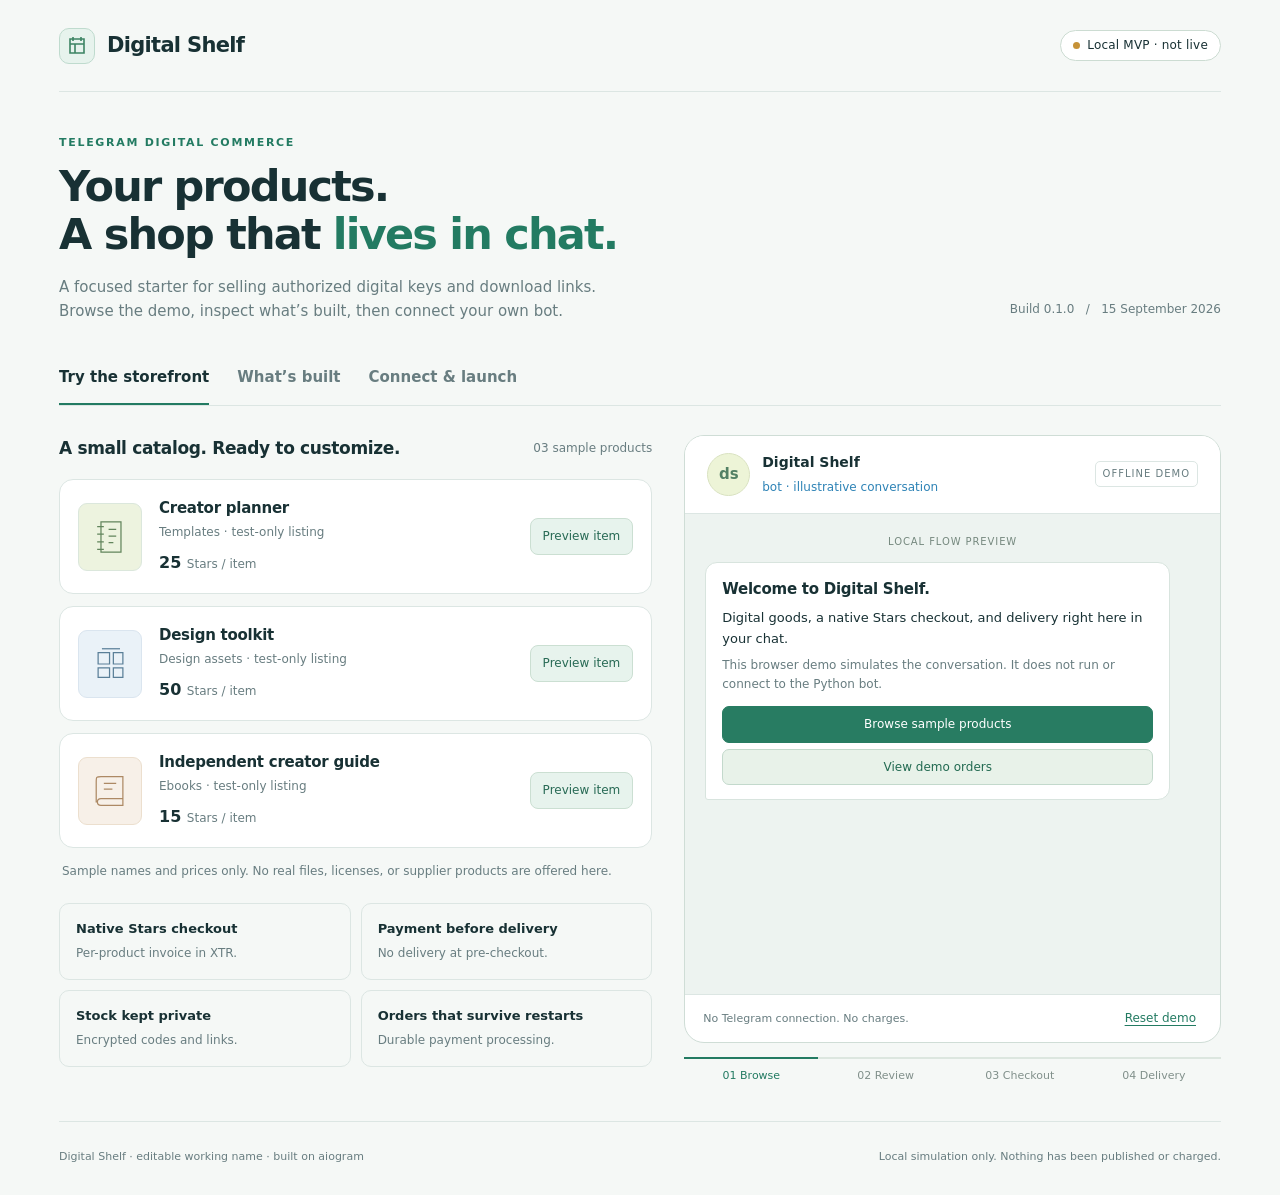
<file: preview/shop-preview.html>
<!DOCTYPE html>
<html lang="en">
<head>
<meta charset="utf-8">
<meta name="viewport" content="width=device-width,initial-scale=1">
<meta name="color-scheme" content="light">
<meta http-equiv="Content-Security-Policy" content="default-src 'none'; style-src 'unsafe-inline'; script-src 'unsafe-inline'; img-src data:; connect-src 'none'; base-uri 'none'; form-action 'none'">
<title>Digital Shelf — Telegram shop starter</title>
<style>
:root{--ink:#183134;--muted:#687d80;--line:#dce6e3;--paper:#f5f8f6;--green:#237b62;--soft:#e7f3ed;--blue:#2e83b6;--lemon:#f1f6ca}*{box-sizing:border-box}body{margin:0;background:var(--paper);color:var(--ink);font:15px/1.6 system-ui,-apple-system,BlinkMacSystemFont,"Segoe UI",sans-serif}button,a,input{font:inherit}button{cursor:pointer}button:focus-visible,a:focus-visible,input:focus-visible{outline:3px solid #64a9cc;outline-offset:4px}button:disabled{cursor:not-allowed;opacity:.48}a{color:#176e77;text-underline-offset:3px}.wrap{max-width:1230px;margin:auto;padding:0 34px}header{height:92px;display:flex;align-items:center;justify-content:space-between;border-bottom:1px solid var(--line);gap:20px}.brand{display:flex;align-items:center;gap:12px;font-size:21px;font-weight:680;letter-spacing:-.7px}.mark{width:36px;height:36px;border-radius:10px;background:var(--soft);border:1px solid #bfdbce;display:grid;place-items:center}.mark svg{width:24px;height:24px}.badge{font-size:12px;border:1px solid #ccdcd2;background:white;border-radius:30px;padding:5px 12px;letter-spacing:.2px}.badge .dot{display:inline-block;width:7px;height:7px;border-radius:50%;background:#c69237;margin-right:7px}.hero{padding:42px 0 30px;display:flex;justify-content:space-between;align-items:flex-end;gap:32px}.eyebrow{font-size:11px;font-weight:650;letter-spacing:1.7px;text-transform:uppercase;color:var(--green);margin:0 0 10px}h1{font-size:43px;letter-spacing:-1.8px;line-height:1.12;max-width:680px;font-weight:650;margin:0 0 17px}h1 span{color:var(--green)}.lead{max-width:570px;color:var(--muted);margin:0;font-size:15px}.version{font-size:12px;color:var(--muted);white-space:nowrap;padding-bottom:4px}.tabs{display:flex;gap:28px;border-bottom:1px solid var(--line);margin-bottom:29px}.tabs button{border:0;background:transparent;color:var(--muted);padding:12px 0 14px;border-bottom:2px solid transparent;font-weight:550}.tabs button[aria-selected="true"]{color:var(--ink);border-bottom-color:var(--green)}.panel[hidden]{display:none}.demo-layout{display:grid;grid-template-columns:minmax(0,1.05fr) minmax(370px,.95fr);gap:32px;align-items:start}.section-title{display:flex;justify-content:space-between;align-items:center;margin-bottom:17px}.section-title h2{font-size:17px;letter-spacing:-.35px;margin:0}.small{font-size:12px;color:var(--muted)}.products{display:grid;gap:12px}.product{display:grid;grid-template-columns:64px 1fr auto;gap:17px;align-items:center;border:1px solid var(--line);border-radius:14px;background:white;padding:18px}.icon{width:64px;height:68px;border:1px solid #dbe7dc;border-radius:9px;position:relative;display:flex;align-items:center;justify-content:center;background:#edf3df}.icon svg{width:35px;height:40px;stroke:#62855c;fill:none;stroke-width:1.3}.icon.blue{background:#eaf2f8;border-color:#dae5ef}.icon.blue svg{stroke:#5a7f98}.icon.sand{background:#f7f0e8;border-color:#ecdfce}.icon.sand svg{stroke:#ad8964}.product h3{font-size:15px;line-height:1.35;margin:0 0 5px;font-weight:650;letter-spacing:-.25px}.product p{margin:0;color:var(--muted);font-size:12px}.product .price{font-size:16px;font-weight:650;color:var(--ink);margin-top:7px}.product .price span{font-weight:450;color:var(--muted);font-size:12px}.select{background:var(--soft);color:#286a55;border:1px solid #cbdfd2;border-radius:8px;font-size:12px;padding:8px 12px}.select:hover{background:#dceee2}.mini-note{font-size:12px;margin:14px 3px 22px;color:var(--muted)}.features{display:grid;grid-template-columns:1fr 1fr;gap:10px;margin-top:8px}.feature{padding:15px 16px;border:1px solid var(--line);border-radius:10px}.feature strong{display:block;font-size:13px;font-weight:600}.feature span{font-size:12px;color:var(--muted)}.phone{border:1px solid #cfddd6;border-radius:20px;background:white;overflow:hidden}.phone-header{height:78px;padding:16px 22px;display:flex;gap:12px;align-items:center;background:#fff;border-bottom:1px solid var(--line)}.avatar{width:43px;height:43px;border-radius:50%;background:#edf4d7;border:1px solid #d9e2c1;display:grid;place-items:center;font-weight:700;color:#528064}.phone-header strong{font-size:14px;display:block}.phone-header span{font-size:12px;color:var(--blue)}.sim-tag{margin-left:auto;font-size:10px!important;letter-spacing:1px;color:var(--muted)!important;border:1px solid var(--line);padding:4px 7px;border-radius:5px}.chat{background:#edf3f0;min-height:480px;max-height:550px;overflow-y:auto;padding:20px;display:flex;flex-direction:column;gap:12px}.date{color:#75887e;font-size:10px;text-align:center;letter-spacing:.9px}.bubble{max-width:94%;padding:14px 16px;border:1px solid #d8e4de;border-radius:12px 12px 12px 3px;background:#fff;font-size:13px;line-height:1.6;overflow-wrap:anywhere}.bubble h3{font-size:15px;margin:0 0 7px;letter-spacing:-.25px}.bubble p{margin:6px 0}.bubble .muted{color:var(--muted);font-size:12px}.bubble.user{align-self:flex-end;background:#e1edd6;border-color:#d2e1c6;border-radius:12px 12px 3px 12px;font-size:12px}.bubble .stars{font-size:21px;font-weight:650;letter-spacing:-.5px;margin:12px 0 9px;color:#267358}.chat-button{width:100%;padding:9px 12px;border:1px solid #c3d9cc;border-radius:7px;background:#e8f2e9;color:#226a51;font-size:12px;margin-top:6px;line-height:1.4}.chat-button.primary{background:#287c62;color:white;border-color:#287c62}.chat-button:hover{filter:brightness(.97)}.chat-button.secondary{background:white;border-color:var(--line);color:var(--muted)}.chat .terms-check{display:flex;align-items:flex-start;gap:8px;margin:10px 0;font-size:12px}.chat input{margin-top:4px;accent-color:var(--green)}.code{font:12px/1.6 ui-monospace,SFMono-Regular,Consolas,monospace;border:1px dashed #c9d7ca;padding:10px;background:#f5f8f0;border-radius:5px;word-break:break-all}.chat-footer{display:flex;align-items:center;justify-content:space-between;padding:13px 18px;border-top:1px solid var(--line);font-size:11px;color:var(--muted)}.text-button{background:transparent;border:0;color:var(--green);font-size:12px;text-decoration:underline;text-underline-offset:3px}.steps{display:flex;justify-content:space-between;margin-top:14px;font-size:11px;color:#81908b}.steps span{padding-top:8px;flex:1;border-top:2px solid #dce6df;text-align:center}.steps .active{border-color:var(--green);color:var(--green)}.info-grid{display:grid;grid-template-columns:1.2fr .8fr;gap:22px}.card{border:1px solid var(--line);border-radius:14px;background:white;padding:25px;margin-bottom:17px}.card h2{font-size:19px;letter-spacing:-.5px;margin:0 0 13px}.card h3{font-size:15px;margin:0 0 7px}.card p,.card li{font-size:14px;color:#526b69}.card ul,.card ol{padding-left:21px}.card li{margin:7px 0}.pill{display:inline-block;font-size:10px;letter-spacing:.5px;background:var(--soft);border:1px solid #d1e4d6;color:var(--green);padding:3px 8px;border-radius:5px;margin-bottom:14px}.pill.waiting{background:#faf2df;border-color:#eddfbf;color:#997e3d}.repo{border-top:1px solid var(--line);padding:18px 0}.repo:first-of-type{border-top:0}.repo:last-child{padding-bottom:0}.repo h3{display:flex;align-items:center;gap:10px;font-size:15px;margin:0}.repo p{font-size:13px;margin:7px 0 4px}.repo code{font-size:11px;color:var(--muted);overflow-wrap:anywhere}.status-list{display:grid;gap:9px;margin-top:16px}.status-row{display:flex;gap:12px;font-size:13px;align-items:flex-start}.check{height:19px;width:19px;flex-shrink:0;border-radius:50%;background:#e3efda;color:#548044;text-align:center;font-size:12px;font-weight:650}.pending{background:#faf0d7;color:#a88635}.code-block{font:12px/1.75 ui-monospace,Consolas,monospace;background:#f3f6f4;border:1px solid var(--line);border-radius:9px;padding:14px;overflow:auto;white-space:pre-wrap;word-break:break-word;color:#31544c}.notice{border:1px solid #e2e5c9;background:#f6f8e9;border-radius:10px;padding:15px 17px;font-size:13px;color:#627342;margin:16px 0}.setup-number{width:26px;height:26px;display:inline-grid;place-items:center;border:1px solid #ccdcd0;background:var(--soft);border-radius:7px;margin-right:8px;color:#4c795f;font-size:13px}.setup-item{margin-top:23px}.setup-item h3{margin-bottom:10px}.download{display:inline-flex;text-decoration:none;padding:10px 16px;border-radius:8px;background:var(--green);color:white;font-size:13px;font-weight:550;margin:9px 0}.metadata{display:flex;gap:20px;margin-top:21px;font-size:11px;color:var(--muted)}footer{padding:26px 0 30px;border-top:1px solid var(--line);margin-top:36px;display:flex;justify-content:space-between;color:var(--muted);font-size:11px;gap:15px}.metrics{display:flex;gap:30px;margin:15px 0 3px}.metrics strong{display:block;font-size:32px;letter-spacing:-1px;font-weight:600;color:#276a56}.metrics span{font-size:11px;color:var(--muted)}@media(max-width:850px){.wrap{padding:0 20px}h1{font-size:36px}.hero{padding:29px 0 24px}.version{display:none}.demo-layout,.info-grid{grid-template-columns:1fr}.phone{max-width:500px;width:100%;margin:auto}.features{margin-bottom:8px}.demo-layout{gap:24px}}@media(max-width:450px){.wrap{padding:0 14px}header{height:76px}.badge{font-size:10px;padding:4px 8px}.brand{font-size:18px}.product{grid-template-columns:49px 1fr;gap:12px;padding:15px}.icon{width:49px;height:58px}.select{grid-column:2;justify-self:start;margin-top:0}.features{gap:7px}.feature{padding:12px}.tabs{gap:23px;font-size:13px}.chat{padding:14px}.hero{padding:26px 0 22px}h1{font-size:33px}.card{padding:19px}footer{flex-direction:column;gap:3px}.metadata{gap:12px}.chat-footer{padding:12px}.sim-tag{display:none}}
</style>
</head>
<body>
<div class="wrap">
<header><div class="brand"><span class="mark" aria-hidden="true"><svg viewBox="0 0 24 24"><path d="M5 5h14v14H5zM5 10h14M10 10v9" fill="none" stroke="#3d8463" stroke-width="1.6"/><path d="M8 3v4m8-4v4" fill="none" stroke="#3d8463" stroke-width="1.6"/></svg></span>Digital Shelf</div><span class="badge"><span class="dot"></span>Local MVP · not live</span></header>
<section class="hero"><div><p class="eyebrow">Telegram digital commerce</p><h1>Your products.<br>A shop that <span>lives in chat.</span></h1><p class="lead">A focused starter for selling authorized digital keys and download links. Browse the demo, inspect what’s built, then connect your own bot.</p></div><div class="version">Build 0.1.0 &nbsp; / &nbsp; 15 September 2026</div></section>
<nav class="tabs" role="tablist" aria-label="Project views"><button id="tab-demo" role="tab" aria-selected="true" aria-controls="panel-demo" data-tab="demo">Try the storefront</button><button id="tab-build" role="tab" aria-selected="false" aria-controls="panel-build" data-tab="build">What’s built</button><button id="tab-setup" role="tab" aria-selected="false" aria-controls="panel-setup" data-tab="setup">Connect & launch</button></nav>
<main>
<section class="panel" id="panel-demo" role="tabpanel" aria-labelledby="tab-demo">
<div class="demo-layout"><div><div class="section-title"><h2>A small catalog. Ready to customize.</h2><span class="small">03 sample products</span></div>
<div class="products">
<article class="product"><div class="icon" aria-hidden="true"><svg viewBox="0 0 36 42"><path d="M8 5h21v32H8zM4 10h7m-7 8h7m-7 8h7m-7 8h7M16 13h8m-8 7h8m-8 7h5"/></svg></div><div><h3>Creator planner</h3><p>Templates · test-only listing</p><p class="price">25 <span>Stars / item</span></p></div><button class="select" data-product="0">Preview item</button></article>
<article class="product"><div class="icon blue" aria-hidden="true"><svg viewBox="0 0 36 42"><path d="M5 9h12v12H5zM21 9h10v12H21zM5 25h12v10H5zM21 25h10v10H21z"/><path d="M9 5h19"/></svg></div><div><h3>Design toolkit</h3><p>Design assets · test-only listing</p><p class="price">50 <span>Stars / item</span></p></div><button class="select" data-product="1">Preview item</button></article>
<article class="product"><div class="icon sand" aria-hidden="true"><svg viewBox="0 0 36 42"><path d="M8 6h23v30H8c-5 0-5-7 0-7h23M8 6c-5 0-5 0-5 6v21M11 13h13m-13 6h9"/></svg></div><div><h3>Independent creator guide</h3><p>Ebooks · test-only listing</p><p class="price">15 <span>Stars / item</span></p></div><button class="select" data-product="2">Preview item</button></article>
</div><p class="mini-note">Sample names and prices only. No real files, licenses, or supplier products are offered here.</p>
<div class="features"><div class="feature"><strong>Native Stars checkout</strong><span>Per-product invoice in XTR.</span></div><div class="feature"><strong>Payment before delivery</strong><span>No delivery at pre-checkout.</span></div><div class="feature"><strong>Stock kept private</strong><span>Encrypted codes and links.</span></div><div class="feature"><strong>Orders that survive restarts</strong><span>Durable payment processing.</span></div></div>
</div>
<div><div class="phone" aria-label="Interactive shop flow simulation"><div class="phone-header"><div class="avatar">ds</div><div><strong>Digital Shelf</strong><span>bot · illustrative conversation</span></div><span class="sim-tag">OFFLINE DEMO</span></div><div class="chat" id="chat" aria-live="polite"></div><div class="chat-footer"><span>No Telegram connection. No charges.</span><button class="text-button" id="reset">Reset demo</button></div></div><div class="steps" aria-label="Checkout progress"><span id="step-0" class="active">01 Browse</span><span id="step-1">02 Review</span><span id="step-2">03 Checkout</span><span id="step-3">04 Delivery</span></div></div></div>
</section>
<section class="panel" id="panel-build" role="tabpanel" aria-labelledby="tab-build" hidden>
<div class="info-grid"><div><div class="card"><span class="pill">Foundation selected</span><h2>Open-source plumbing. Focused shop logic.</h2><p>The app uses <strong>aiogram 3.31.0</strong>, an MIT-licensed Python framework. The shop logic is new; it is not a fork of either complete shop below. All three repositories were cloned for inspection, and unreviewed shop code was not executed.</p><div class="repo"><h3><a href="https://github.com/aiogram/aiogram" target="_blank" rel="noopener noreferrer">aiogram / aiogram</a></h3><p>Selected: async Telegram API, Stars invoices, native test-server support. Dependency pinned to the published release.</p><code>MIT · inspected commit 97cfe79 · 2026-08-26</code></div><div class="repo"><h3><a href="https://github.com/interlumpen/Telegram-shop" target="_blank" rel="noopener noreferrer">interlumpen / Telegram-shop</a></h3><p>Broader option: PostgreSQL, wallet top-ups, multiple payment methods and web admin. Not chosen because this MVP needs a simpler Stars-only purchase flow.</p><code>MIT · inspected commit 3b354f9 · 2026-07-27</code></div><div class="repo"><h3><a href="https://github.com/nepogrishim562/telegram-shop" target="_blank" rel="noopener noreferrer">nepogrishim562 / telegram-shop</a></h3><p>Not chosen: its inspected requirements file contained Python imports, and its pre-checkout handler approved without order validation.</p><code>MIT · inspected commit 24faf9a · 2026-06-17</code></div><p class="small">Commit dates are from the inspected local checkouts. These were targeted source reviews, not full security audits.</p></div>
<div class="card"><h2>What the bot can do</h2><ul><li>Browse paginated products; buy one product per Stars invoice.</li><li>Record agreement to versioned terms and a privacy notice.</li><li>Reserve stock at checkout and allocate one item per paid order.</li><li>Deliver a private text key or download link; let the buyer reopen delivery through /orders.</li><li>Import stock locally or through admin-only .txt uploads.</li><li>Retry failed deliveries using the same allocated item.</li><li>Request and confirm full Stars refunds; quarantine refunded stock.</li><li>Persist incoming updates before advancing Telegram’s polling offset.</li></ul></div></div>
<aside><div class="card"><span class="pill">Offline checks passed</span><h2>Tested beyond the happy path.</h2><div class="metrics"><div><strong>64</strong><span>automated tests passed</span></div><div><strong>0</strong><span>real transactions</span></div></div><div class="status-list"><div class="status-row"><span class="check">✓</span>Wrong buyer, price and currency rejected</div><div class="status-row"><span class="check">✓</span>Concurrent stock reservations</div><div class="status-row"><span class="check">✓</span>Duplicate payment events</div><div class="status-row"><span class="check">✓</span>Late payment / out-of-stock review</div><div class="status-row"><span class="check">✓</span>Network failure and restart recovery</div><div class="status-row"><span class="check">✓</span>Admin and order-ownership checks</div><div class="status-row"><span class="check">✓</span>Refund holds and inventory quarantine</div></div><p class="small">Tests use fake Telegram transport. They do not certify a live payment integration. The final test log is included in the source package.</p></div>
<div class="card"><span class="pill waiting">Not connected yet</span><h2>The supplier API.</h2><p>The first version delivers inventory you import. A supplier adapter interface is present but deliberately disabled: no guessed endpoints, no account automation, no supplier purchases.</p><p>Next: provide the API docs, authentication method, product catalog and order-status examples. Keys belong in local configuration, not in chat.</p></div>
<div class="card"><h2>Operational limits</h2><p>Run one bot process on a persistent disk. SQLite is not a multi-host deployment. A network timeout can cause the same delivery message to be resent; it does not allocate a second key.</p><p>Full production reconciliation, automatic supplier ordering, attachment hosting, automated key revocation, and a web-admin panel are not implemented. Backups, monitoring and Telegram test-environment validation are launch prerequisites.</p></div></aside></div>
</section>
<section class="panel" id="panel-setup" role="tabpanel" aria-labelledby="tab-setup" hidden>
<div class="info-grid"><div><div class="card"><span class="pill">Local project handover</span><h2>Connect your bot when you’re ready.</h2><p>The source archive includes the bot, tests, sample catalog, configuration example and third-party notices. It excludes tokens, encryption keys, runtime databases and cloned reference repositories.</p><p class="small">This is the bundled preview. The application source is one folder above.</p><p class="small">If your preview blocks downloads, use the ZIP file card in the conversation.</p>
<div class="setup-item"><h3><span class="setup-number">1</span>Open the project and install dependencies</h3><p>Use Python 3.11–3.14 and a virtual environment. Run these from the extracted project folder. On this computer, an isolated environment is already installed.</p><pre class="code-block">python -m venv .venv
# Windows PowerShell:
.venv\Scripts\python.exe -m pip install -r requirements.txt
.venv\Scripts\python.exe -m shop demo
# macOS / Linux: use .venv/bin/python instead.</pre></div>
<div class="setup-item"><h3><span class="setup-number">2</span>Create local configuration</h3><pre class="code-block">.venv\Scripts\python.exe -m shop init
.venv\Scripts\python.exe -m shop seed-demo</pre><p><code>init</code> creates <code>config.local.json</code> with a unique encryption key and sales disabled. It refuses to overwrite an existing configuration. Keep this file private and back it up securely; losing the key makes inventory unreadable.</p></div>
<div class="setup-item"><h3><span class="setup-number">3</span>Complete your merchant settings</h3><p>Set your bot token, numeric admin IDs, support contact, real terms and privacy notice locally. The bot also accepts <code>BOT_TOKEN</code>, <code>ADMIN_IDS</code> and <code>STOCK_ENCRYPTION_KEY</code> environment variables. Never publish these.</p><pre class="code-block">bot_token: your own bot token
admin_ids: numeric Telegram IDs, not usernames
support_contact: a working merchant contact
terms_text: your terms, delivery and refund policy
privacy_text: data you store, purpose and retention
environment: test
enable_sales: false until configuration is ready</pre><p><strong>Test mode needs a bot created in Telegram’s separate test environment.</strong> A normal BotFather token is not a test-server token. Keep separate databases and bots for testing and production.</p><p><a href="https://core.telegram.org/bots/features#creating-a-bot-in-the-test-environment" target="_blank" rel="noopener noreferrer">Official test-environment instructions</a></p></div>
<div class="setup-item"><h3><span class="setup-number">4</span>Check, then run</h3><pre class="code-block">.venv\Scripts\python.exe -m shop doctor
.venv\Scripts\python.exe -m shop run</pre><p>Set <code>enable_sales</code> to <code>true</code> in your test configuration to exercise checkout. The bot uses polling, so it needs outbound internet but no public web server. It refuses to remove an existing webhook automatically.</p></div>
<div class="setup-item"><h3><span class="setup-number">5</span>Add your own licensed products</h3><p>Use <code>sample/catalog.json</code> as a structure reference. Create your own entries with <code>is_demo: false</code>, integer Stars prices and a unique SKU. Inventory goes in a private UTF-8 text file: one unique code or download link per line.</p><pre class="code-block">.venv\Scripts\python.exe -m shop import-catalog catalog.json
.venv\Scripts\python.exe -m shop stock --sku your-sku --file stock.private.txt</pre><p>Remote product files are not hosted or access-controlled by this MVP. Supply valid private links and honor their licensing and refund terms.</p></div>
</div></div><aside><div class="card"><h2>Before going live</h2><div class="status-list"><div class="status-row"><span class="check pending">1</span>Complete end-to-end tests on Telegram’s test server.</div><div class="status-row"><span class="check pending">2</span>Use a production bot, fresh production database and encryption key.</div><div class="status-row"><span class="check pending">3</span>Import only real products you own or may resell.</div><div class="status-row"><span class="check pending">4</span>Set environment to production and production_acknowledged to true.</div><div class="status-row"><span class="check pending">5</span>Configure support, backups, monitoring and your applicable merchant obligations.</div><div class="status-row"><span class="check pending">6</span>Explicitly enable sales after checking the catalog.</div></div><div class="notice">Digital goods sold inside Telegram must use <strong>Telegram Stars (XTR)</strong>. Crypto and card checkout are intentionally not included.</div><a href="https://core.telegram.org/bots/payments-stars" target="_blank" rel="noopener noreferrer">Telegram’s digital-goods payment rules</a></div>
<div class="card"><h2>Useful commands</h2><pre class="code-block">Customer
/shop        Browse products
/orders      Status and delivery
/paysupport  Merchant support
/terms       Terms and consent
/privacy     Privacy notice
/whoami      Your user ID

Admin only
/admin       Stock and review queue
/addstock SKU  Import a .txt file
/retry ORDER_ID  Retry delivery
/refund ORDER_ID  Confirm full refund
/refundpayment REFERENCE  Review refund</pre><p class="small">Admins must start a private chat with the bot before it can notify them.</p></div><div class="card"><h2>What I need from you next</h2><ol><li>Supplier API documentation or its public link.</li><li>Your shop name and product categories.</li><li>Your preferred merchant support contact.</li></ol><p>You do not need to paste any secret keys or bot tokens into the conversation.</p></div></aside></div>
</section>
</main>
<footer><span>Digital Shelf · editable working name · built on aiogram</span><span>Local simulation only. Nothing has been published or charged.</span></footer>
</div>
<script>
const products=[{name:"Creator planner",price:25,category:"Templates",note:"A sample listing for your own planning template."},{name:"Design toolkit",price:50,category:"Design assets",note:"A sample listing for a design pack you own or may resell."},{name:"Independent creator guide",price:15,category:"Ebooks",note:"A sample listing for an independently published ebook."}];
let selected=0,completed=false,purchased=null;const chat=document.getElementById("chat");
function node(tag,text,cls){const el=document.createElement(tag);if(text!==undefined)el.textContent=text;if(cls)el.className=cls;return el}
function step(n){document.querySelectorAll(".steps span").forEach((el,i)=>el.classList.toggle("active",i<=n))}
function bubble(title,text){const b=node("div",undefined,"bubble");if(title)b.append(node("h3",title));if(text)b.append(node("p",text));chat.append(b);return b}
function button(parent,label,fn,cls=""){const b=node("button",label,"chat-button "+cls);b.type="button";b.addEventListener("click",fn);parent.append(b);return b}
function scrollChat(){chat.scrollTop=chat.scrollHeight}
function reset(){completed=false;purchased=null;chat.replaceChildren(node("div","LOCAL FLOW PREVIEW","date"));const b=bubble("Welcome to Digital Shelf.","Digital goods, a native Stars checkout, and delivery right here in your chat.");b.append(node("p","This browser demo simulates the conversation. It does not run or connect to the Python bot.","muted"));button(b,"Browse sample products",()=>showProduct(0),"primary");button(b,"View demo orders",showOrders);step(0)}
function showProduct(i){selected=i;const p=products[i];chat.append(node("div",`Show me ${p.name}`,"bubble user"));const b=bubble(p.name,p.note);b.append(node("p",`${p.category} · sample item, not redeemable`,"muted"));b.append(node("div",`${p.price} Stars`,"stars"));button(b,"Review & continue",review,"primary");button(b,"Choose another product",()=>{const menu=bubble("Sample catalog");products.forEach((p,j)=>button(menu,`${p.name} · ${p.price} Stars`,()=>showProduct(j)));scrollChat()});step(0);scrollChat()}
function review(){const b=bubble("Before you check out","In the actual bot, the merchant’s terms, delivery policy, refund policy and privacy notice appear before purchase.");b.append(node("p","Demo terms: this is a simulated purchase. No money moves and no real digital product is delivered.","muted"));const label=node("label",undefined,"terms-check");const check=node("input");check.type="checkbox";check.id="demo-consent";label.append(check,node("span","I understand and accept these demo terms."));b.append(label);const proceed=button(b,"Continue to sample invoice",invoice,"primary");proceed.disabled=true;check.addEventListener("change",()=>{proceed.disabled=!check.checked});step(1);scrollChat()}
function invoice(){const p=products[selected];const b=bubble("Sample Stars invoice",p.name);b.append(node("div",`${p.price} Stars`,"stars"));b.append(node("p","The real bot validates the buyer, price and stock before approving checkout. Approval is not proof of payment.","muted"));button(b,"Simulate successful payment",deliver,"primary");button(b,"Cancel — return to catalog",reset,"secondary");step(2);scrollChat()}
function deliver(){if(completed){showOrders();return}completed=true;purchased=selected;const b=bubble("Demo payment confirmed.","The bot records the payment, allocates one stock item, and then sends the delivery.");b.append(node("div","DEMO-DELIVERY-NOT-A-REAL-LICENSE","code"));b.append(node("p","Order: DEMO-0001 · Delivered\nThis code has no value and cannot be redeemed.","muted"));button(b,"View demo orders",showOrders);button(b,"Need help? View support",()=>{bubble("Merchant purchase support","In your live bot, /paysupport displays your own merchant contact. Include the order ID, never the product key.");scrollChat()});step(3);scrollChat()}
function showOrders(){const b=bubble("Your demo orders",completed?`${products[purchased].name} · DEMO-0001 · Delivered`:"No simulated purchases yet.");if(completed)button(b,"Reopen the same demo delivery",()=>{const next=bubble("Your existing delivery");next.append(node("div","DEMO-DELIVERY-NOT-A-REAL-LICENSE","code"));next.append(node("p","No new inventory item is allocated.","muted"));scrollChat()});else button(b,"Browse products",()=>showProduct(0));scrollChat()}
document.querySelectorAll("[data-product]").forEach(b=>b.addEventListener("click",()=>showProduct(Number(b.dataset.product))));document.getElementById("reset").addEventListener("click",reset);
const tabs=[...document.querySelectorAll("[data-tab]")];function activateTab(t){tabs.forEach(b=>{const active=b===t;b.setAttribute("aria-selected",String(active));b.tabIndex=active?0:-1;document.getElementById("panel-"+b.dataset.tab).hidden=!active})}tabs.forEach((t,i)=>{t.tabIndex=i===0?0:-1;t.addEventListener("click",()=>activateTab(t));t.addEventListener("keydown",e=>{if(!["ArrowRight","ArrowLeft","Home","End"].includes(e.key))return;e.preventDefault();let j=e.key==="Home"?0:e.key==="End"?tabs.length-1:(i+(e.key==="ArrowRight"?1:-1)+tabs.length)%tabs.length;activateTab(tabs[j]);tabs[j].focus()})});reset();
</script>
</body>
</html>
</file>
